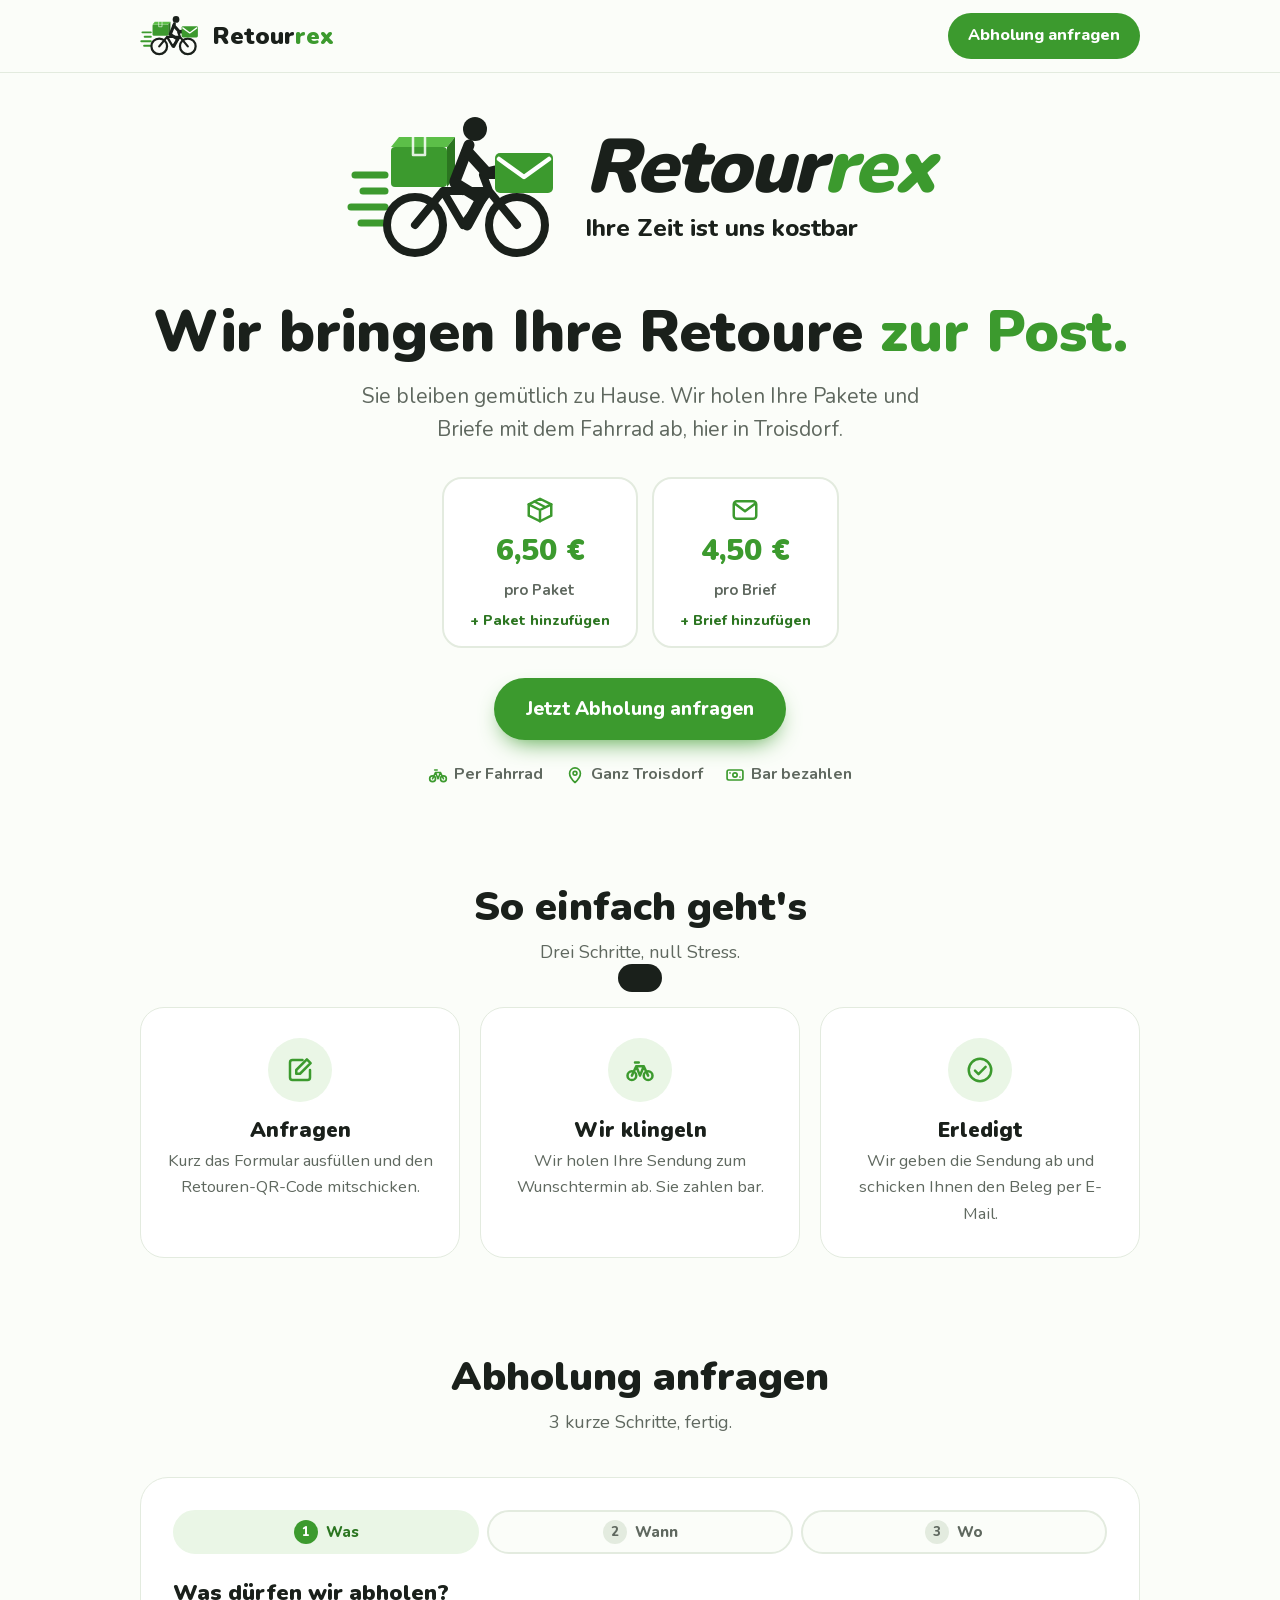
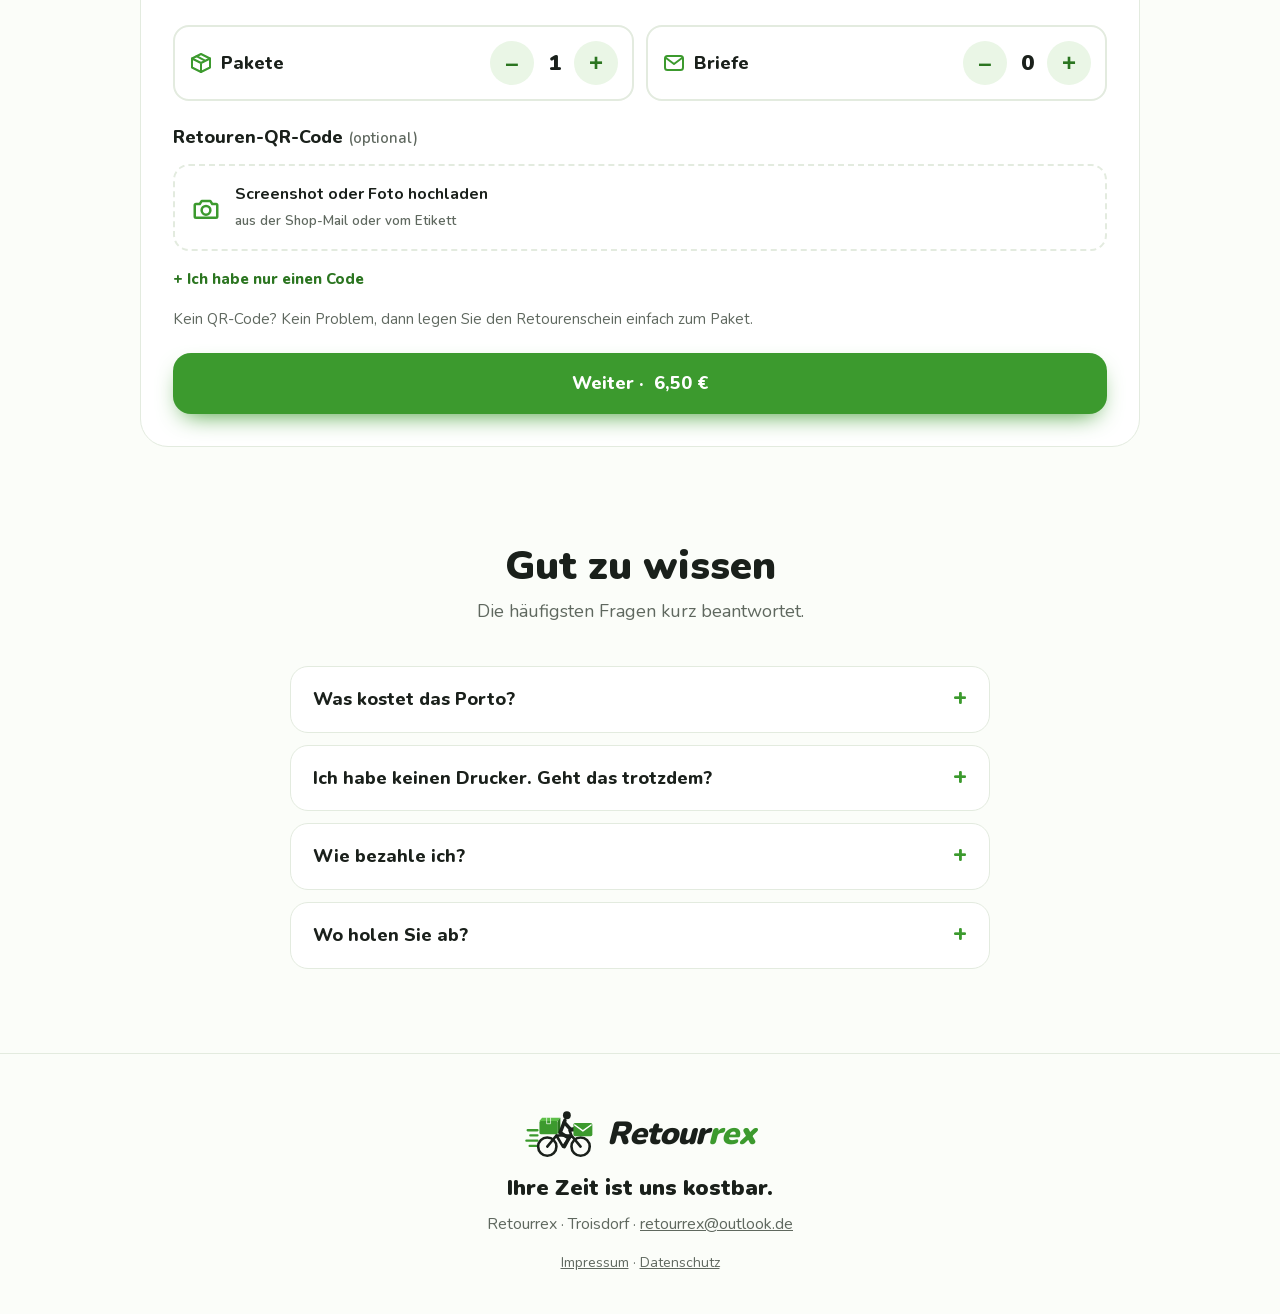
<file: index.html>
<!doctype html>
<html lang="de">
<head>
<meta charset="utf-8">
<meta name="viewport" content="width=device-width, initial-scale=1">
<title>Retourrex – Retouren-Abholung Troisdorf</title>
<meta name="description" content="Retourrex holt Ihre Retouren, Pakete und Briefe direkt bei Ihnen zu Hause in Troisdorf ab – per Fahrrad. Paket 6,50 €, Brief 4,50 €.">
<link rel="icon" href="logo-mark.svg">
<link rel="preload" href="fonts/nunito-latin.woff2" as="font" type="font/woff2" crossorigin>
<style>@font-face{font-family:Nunito;src:url(fonts/nunito-latin.woff2) format("woff2");font-weight:200 1000;font-display:swap}</style>
<style>
:root{
  --green:#3c9a2e; --green-dark:#2b7520; --green-soft:#eaf6e6; --glow:#5fd146;
  --ink:#1a201b; --muted:#5f685f; --bg:#fbfdf9; --card:#ffffff; --line:#e3ebdf;
}
@media (prefers-color-scheme: dark){
  :root:not([data-theme="light"]){
    --green:#5cc348; --green-dark:#86dd72; --green-soft:#17281a; --ink:#eef4ec; --muted:#a9b3a9;
    --bg:#0d130e; --card:#141c15; --line:#253227;
  }
}
:root[data-theme="dark"]{
  --green:#5cc348; --green-dark:#86dd72; --green-soft:#17281a; --ink:#eef4ec; --muted:#a9b3a9;
  --bg:#0d130e; --card:#141c15; --line:#253227;
}
*{box-sizing:border-box;margin:0}
html{scroll-behavior:smooth}
body{font-family:Nunito,system-ui,sans-serif;color:var(--ink);background:var(--bg);line-height:1.6;font-size:18px}
a{color:inherit}
.wrap{max-width:1040px;margin:0 auto;padding:0 20px}
h1,h2,h3{line-height:1.15}
h2{font-size:clamp(28px,4.5vw,40px);font-weight:900;text-align:center;margin-bottom:8px}
.sub{text-align:center;color:var(--muted);margin:0 auto 40px;max-width:560px}
section{padding:72px 0}

.btn{display:inline-flex;align-items:center;justify-content:center;gap:10px;background:var(--green);color:#fff;font:inherit;font-weight:800;font-size:19px;text-decoration:none;border:0;border-radius:999px;padding:16px 32px;cursor:pointer;box-shadow:0 10px 24px -10px var(--green);transition:transform .15s,background .15s}
@media (hover:hover){.btn:hover{background:var(--green-dark);transform:translateY(-2px)}}
.btn:active{background:var(--green-dark)}

/* Header */
header{position:sticky;top:0;z-index:20;background:var(--bg);border-bottom:1px solid var(--line)}
.nav{display:flex;align-items:center;justify-content:space-between;height:72px}
.brand{display:flex;align-items:center;gap:10px;text-decoration:none;font-weight:900;font-size:24px}
.mark{color:var(--ink);display:block}
.brand .mark{width:62px;height:42px}
.brand span span{color:var(--green)}
.nav .btn{padding:10px 20px;font-size:16px;box-shadow:none}

/* Hero */
.hero{text-align:center;padding:24px 0 72px}
.logo-big{display:flex;align-items:center;justify-content:center;gap:18px;margin:16px auto 36px;text-align:left;flex-wrap:wrap}
.logo-big .mark{width:clamp(150px,26vw,220px);height:auto;aspect-ratio:220/150;}
.word{font-weight:900;font-style:italic;font-size:clamp(46px,8vw,76px);letter-spacing:-.03em;line-height:1}
.word span{color:var(--green)}
.slogan-hero{font-weight:800;font-size:clamp(18px,2.6vw,24px);margin-top:4px}
@media (max-width:520px){.logo-big{flex-direction:column;text-align:center;gap:6px}}
.hero h1{font-size:clamp(34px,6vw,58px);font-weight:900;margin-bottom:14px}
.hero h1 span{color:var(--green)}
.hero p{font-size:clamp(18px,2.4vw,21px);color:var(--muted);max-width:580px;margin:0 auto 30px}
.prices{display:flex;justify-content:center;gap:14px;flex-wrap:wrap;margin-bottom:30px}
.price{background:var(--card);border:2px solid var(--line);border-radius:20px;padding:14px 26px;min-width:150px}
@media (max-width:640px){.prices{display:grid;grid-template-columns:1fr 1fr;gap:10px}.price{min-width:0;padding:12px 8px}.price b{font-size:26px}.price .add{font-size:13px}}
.price .ico{font-size:28px}
.price b{display:block;font-size:30px;font-weight:900;color:var(--green)}
.price small{color:var(--muted);font-weight:700}
.trust{display:flex;justify-content:center;gap:22px;flex-wrap:wrap;margin-top:22px;color:var(--muted);font-weight:700;font-size:16px}

/* Steps */
.steps{display:grid;grid-template-columns:repeat(3,1fr);gap:20px}
.step{background:var(--card);border:1px solid var(--line);border-radius:24px;padding:30px 24px;text-align:center}
.step .num{width:64px;height:64px;border-radius:50%;background:var(--green-soft);display:grid;place-items:center;font-size:30px;margin:0 auto 16px}
.step h3{font-size:21px;font-weight:900;margin-bottom:6px}
.step p{color:var(--muted);font-size:16.5px}
@media (max-width:760px){.steps{grid-template-columns:1fr}}

/* Booking */
.book{background:var(--bg)}
form{max-width:620px;margin:0 auto;background:var(--card);border-radius:28px;padding:32px;box-shadow:0 20px 50px -30px rgba(0,0,0,.35);display:grid;gap:18px}
.row{display:grid;grid-template-columns:1fr 1fr;gap:16px}
@media (max-width:560px){.row{grid-template-columns:1fr}form{padding:22px}}
label{display:block;font-weight:800;font-size:16px;margin-bottom:6px}
input,textarea{font:inherit;font-size:17px;padding:13px 16px;border-radius:14px;border:2px solid var(--line);background:var(--bg);color:var(--ink);width:100%}
input:focus,textarea:focus{outline:none;border-color:var(--green)}
.counters{display:grid;grid-template-columns:1fr 1fr;gap:12px}
.counter{border:2px solid var(--line);border-radius:16px;padding:12px 14px;display:flex;align-items:center;justify-content:space-between;gap:8px}
.counter span{font-weight:800}
.counter .ctl{display:flex;align-items:center;gap:10px}
.counter button{width:38px;height:38px;border-radius:50%;border:0;background:var(--green-soft);color:var(--green-dark);font-size:22px;font-weight:900;cursor:pointer}
.counter button:hover{background:var(--green);color:#fff}
.counter output{min-width:20px;text-align:center;font-weight:900;font-size:20px}
@media (max-width:420px){.counters{grid-template-columns:1fr}}
.total{display:flex;justify-content:space-between;align-items:center;background:var(--green-soft);border-radius:16px;padding:14px 18px;font-weight:800}
.total b{font-size:28px;color:var(--green-dark)}
.tip{font-size:15px;color:var(--muted);text-align:center}
form .btn{width:100%}
#msg{text-align:center;font-weight:700;color:var(--green-dark);min-height:1.2em;font-size:16px}

.price{font:inherit;color:inherit;cursor:pointer;transition:transform .15s,border-color .15s}
@media (hover:hover){.price:hover{transform:translateY(-3px);border-color:var(--green)}}
.price:active{border-color:var(--green);background:var(--green-soft)}
.price .add{display:block;margin-top:6px;font-size:14px;font-weight:800;color:var(--green-dark)}
.btn.ghost{background:transparent;color:var(--green-dark);border:2px solid var(--green);box-shadow:none}
.btn.ghost:hover{background:var(--green-soft)}
.btn[disabled]{opacity:.7;cursor:wait;transform:none}
.done{max-width:620px;margin:0 auto;background:var(--card);border-radius:28px;padding:40px 32px;text-align:center;box-shadow:0 20px 50px -30px rgba(0,0,0,.35)}
.done-ico{font-size:56px;animation:pop .5s ease-out}
@keyframes pop{0%{transform:scale(.3)}70%{transform:scale(1.15)}100%{transform:scale(1)}}
.done h3{font-size:28px;font-weight:900;margin:8px 0}
.done p{color:var(--muted)}
.summary{background:var(--green-soft);border-radius:16px;padding:14px 18px;margin:20px 0;font-weight:700;text-align:left;white-space:pre-line}
.toast{position:fixed;left:50%;bottom:28px;transform:translate(-50%,120px);background:var(--ink);color:var(--bg);padding:14px 22px;border-radius:999px;font-weight:800;z-index:50;transition:transform .3s;pointer-events:none;white-space:nowrap}
.toast.show{transform:translate(-50%,0)}
@media (max-width:640px){.toast{bottom:90px}}

[hidden]{display:none!important}
.drop{display:flex;align-items:center;gap:14px;border:2px dashed var(--line);border-radius:16px;padding:16px;cursor:pointer;margin:0;font-weight:600;transition:border-color .15s,background .15s}
.drop:hover,.drop.over{border-color:var(--green);background:var(--green-soft)}
.drop input{position:absolute;width:1px;height:1px;opacity:0}
.drop:focus-within{border-color:var(--green)}
.drop-ico{font-size:30px;flex:none}
.drop small{color:var(--muted);font-weight:600}
.drop img{width:64px;height:64px;object-fit:cover;border-radius:10px;margin-left:auto;flex:none}
.link{background:none;border:0;color:var(--green-dark);font:inherit;font-size:15px;font-weight:800;cursor:pointer;padding:6px 0;text-decoration:underline}

/* ===== Bestell-Ablauf ===== */
form{gap:0}
.progress{list-style:none;padding:0;margin:0 0 22px;display:grid;grid-template-columns:repeat(3,1fr);gap:8px;counter-reset:none}
.progress li{display:flex;align-items:center;justify-content:center;gap:8px;font-weight:800;font-size:15px;color:var(--muted);padding:8px 4px;border-radius:999px;background:var(--bg);border:2px solid var(--line)}
.progress li span{width:24px;height:24px;border-radius:50%;display:grid;place-items:center;background:var(--line);color:var(--muted);font-size:13px}
.progress li.on{color:var(--green-dark);border-color:var(--green-soft);background:var(--green-soft)}
.progress li.on span{background:var(--green);color:#fff}
.progress li.cur{border-color:var(--green)}
fieldset{border:0;padding:0;margin:0;min-width:0;display:grid;gap:12px}
legend{font-size:22px;font-weight:900;margin-bottom:14px;padding:0}
.q{font-weight:800;margin:10px 0 0}
.q small,label small{font-weight:600;color:var(--muted)}
.hint{font-size:15px;color:var(--muted);margin:0}
.err{color:#c0392b;font-weight:700;font-size:15px;margin:0;min-height:0}
.err:empty{display:none}
input.bad{border-color:#c0392b}
.field{display:grid;gap:4px}
.field label{margin:0}
.counter{padding:14px}
.counter button{width:44px;height:44px;font-size:24px}
.counter output{font-size:22px}
.drop.has{border-style:solid;border-color:var(--green);background:var(--green-soft)}
details.code{background:none;border:0;padding:0;margin:0;border-radius:0}
details.code summary::after{content:none}
details.code summary{cursor:pointer;font-weight:800;color:var(--green-dark);font-size:15px;padding:4px 0;list-style:none}
details.code summary::-webkit-details-marker{display:none}
details.code summary::before{content:"+ "}
details.code[open] summary::before{content:"– "}
details.code input{margin-top:8px}
.chips{display:grid;grid-template-columns:repeat(3,1fr);gap:8px}
.chip{font:inherit;font-weight:800;font-size:16px;color:var(--ink);background:var(--bg);border:2px solid var(--line);border-radius:14px;padding:12px 6px;cursor:pointer;display:flex;flex-direction:column;align-items:center;gap:2px;line-height:1.2;-webkit-tap-highlight-color:transparent}
.chip small{font-weight:600;color:var(--muted);font-size:13px}
.chip[aria-checked="true"]{border-color:var(--green);background:var(--green);color:#fff}
.chip[aria-checked="true"] small{color:#fff;opacity:.9}
#times{grid-template-columns:1fr}
#times .chip{flex-direction:row;justify-content:center;padding:14px}
.summary{white-space:pre-line}
.nav-btns{display:flex;gap:10px;margin-top:22px}
.nav-btns .btn{flex:1;padding:16px 18px;font-size:18px}
.nav-btns .btn{width:auto;min-width:0;border-radius:18px}
.nav-btns .btn.ghost{flex:0 0 58px;padding:16px 0;font-size:22px}
#msg:empty{display:none}
input{font-size:17px}
@media (max-width:560px){ form{padding:20px 16px} legend{font-size:20px} }


/* ===== Icons + Handy-Feinschliff ===== */
.i{width:24px;height:24px;fill:none;stroke:currentColor;stroke-width:2;stroke-linecap:round;stroke-linejoin:round;flex:none;display:inline-block;vertical-align:middle}
.price .ico{display:grid;place-items:center;height:34px}
.price .ico .i{width:30px;height:30px;color:var(--green)}
.trust span{display:inline-flex;align-items:center;gap:6px}
.trust .i{width:20px;height:20px;color:var(--green)}
.step .num .i{width:30px;height:30px;color:var(--green)}
.counter span{display:flex;align-items:center;gap:8px}
.counter span .i{color:var(--green)}
.drop-ico .i{width:30px;height:30px;color:var(--green)}
.done-ico .i{width:64px;height:64px;color:var(--green);stroke-width:1.8}
details.code summary{display:block}
@media (max-width:640px){
  body{font-size:17px}
  section{padding:48px 0}
  h2{font-size:27px}
  .sub{margin-bottom:24px;font-size:16px}
  .hero{padding:8px 0 40px}
  .logo-big{margin:10px auto 18px;gap:0}
  .logo-big .mark{width:116px}
  .word{font-size:42px}
  .slogan-hero{font-size:16px}
  .hero h1{font-size:30px;margin-bottom:10px}
  .hero p{font-size:16.5px;margin-bottom:22px}
  .prices{margin-bottom:18px}
  .price{border-radius:16px}
  .hero .btn{width:100%}
  .trust{display:grid;grid-template-columns:repeat(3,1fr);gap:4px;font-size:13px;margin-top:16px}
  .trust span{flex-direction:column;gap:4px}
  .steps{gap:10px}
  .step{display:grid;grid-template-columns:52px 1fr;column-gap:14px;align-items:center;text-align:left;padding:16px;border-radius:18px}
  .step .num{width:52px;height:52px;margin:0;grid-row:span 2}
  .step .num .i{width:26px;height:26px}
  .step h3{font-size:18px;margin:0}
  .step p{font-size:15px;line-height:1.45}
  .book .wrap{padding:0 12px}
  form{padding:18px 14px;border-radius:22px;box-shadow:0 10px 30px -20px rgba(0,0,0,.3)}
  .done{padding:28px 18px;border-radius:22px}
  legend{font-size:20px;margin-bottom:10px}
  .progress{margin-bottom:16px}
  .progress li{font-size:14px;padding:6px 2px}
  details{padding:14px 16px}
  summary{font-size:16.5px}
  footer{padding-top:40px}
}

/* Einheitlicher, ruhiger Hintergrund */
form,.done{box-shadow:none!important;border:1px solid var(--line)}
section+section{padding-top:24px}
@media (max-width:640px){section+section{padding-top:8px}}
/* Nichts darf seitlich herausragen */
html,body{max-width:100%;overflow-x:hidden}
@supports (overflow:clip){html,body{overflow-x:clip}}
.counters{grid-template-columns:repeat(2,minmax(0,1fr))}
.counter{min-width:0}
@media (max-width:640px){.counters{grid-template-columns:minmax(0,1fr)}}
form,fieldset,.step-pane,.drop,details.code{min-width:0;max-width:100%}
.drop{position:relative}
/* FAQ */
.faq{max-width:700px;margin:0 auto}
details{background:var(--card);border:1px solid var(--line);border-radius:18px;padding:18px 22px;margin-bottom:12px}
summary{font-weight:800;cursor:pointer;list-style:none;display:flex;justify-content:space-between;gap:12px}
summary::-webkit-details-marker{display:none}
summary::after{content:"+";color:var(--green);font-size:24px;line-height:1}
details[open] summary::after{content:"–"}
details p{color:var(--muted);margin-top:8px}

/* Footer */
footer{text-align:center;padding:56px 0 40px;border-top:1px solid var(--line)}
.logo-foot{display:flex;align-items:center;justify-content:center;gap:10px;margin-bottom:12px}
.logo-foot .mark{width:72px;height:49px}
.logo-foot .word{font-size:32px}
footer .slogan{font-weight:900;font-size:22px;margin-bottom:6px}
footer p{color:var(--muted);font-size:16px}
footer .small{font-size:14px;margin-top:14px}
.mobile-cta{display:none}
@media (max-width:640px){
  .nav .btn{display:none}
  .mobile-cta{display:flex;position:fixed;left:14px;right:14px;bottom:14px;z-index:30;transform:translateY(140%);transition:transform .25s ease;box-shadow:0 8px 20px -8px rgba(0,0,0,.35)}
  .mobile-cta.show{transform:none}
  footer{padding-bottom:100px}
}
</style>
</head>
<body>
<svg width="0" height="0" style="position:absolute" aria-hidden="true"><symbol id="mark" viewBox="0 0 220 150" fill="none" stroke-linecap="round" stroke-linejoin="round">
  <!-- Speed-Linien -->
  <g stroke="#3c9a2e" stroke-width="7">
    <path d="M8 62h30M16 78h22M4 94h34M14 110h22"/>
  </g>
  <!-- Paket hinten -->
  <rect x="44" y="34" width="56" height="40" rx="4" fill="#3c9a2e"/>
  <path d="M44 34l8-10h56l-8 10z" fill="#5cbf48"/>
  <path d="M100 34l8-10v40l-8 10z" fill="#2b7520"/>
  <path d="M66 24v18h12V24" stroke="#ffffff" stroke-width="2.5" fill="none" opacity=".85"/>
  <!-- Räder -->
  <g stroke="currentColor" stroke-width="8">
    <circle cx="68" cy="112" r="28"/>
    <circle cx="170" cy="112" r="28"/>
    <!-- Rahmen -->
    <path d="M68 112l28-34h46l28 34M96 78l20 34 26-34M110 70l6 8M142 78l-6-16h12"/>
  </g>
  <!-- Fahrer -->
  <circle cx="128" cy="16" r="12" fill="currentColor"/>
  <g stroke="currentColor" stroke-width="11">
    <path d="M122 32l-14 36"/>
    <path d="M120 38l20 22 8-2"/>
    <path d="M108 70l26 16-14 26"/>
  </g>
  <!-- Brief vorne -->
  <rect x="148" y="40" width="58" height="40" rx="5" fill="#3c9a2e"/>
  <path d="M152 46l25 18 25-18" stroke="#ffffff" stroke-width="4.5"/>
</symbol><symbol id="i-box" viewBox="0 0 24 24"><path d="M3 7.5 12 3l9 4.5v9L12 21l-9-4.5z"/><path d="M3 7.5 12 12l9-4.5M12 12v9M7.5 5.2l9 4.6"/></symbol>
<symbol id="i-mail" viewBox="0 0 24 24"><rect x="3" y="5" width="18" height="14" rx="2.5"/><path d="m4 7 8 6 8-6"/></symbol>
<symbol id="i-bike" viewBox="0 0 24 24"><circle cx="5.5" cy="16.5" r="3.5"/><circle cx="18.5" cy="16.5" r="3.5"/><path d="M5.5 16.5 9 9h6l3.5 7.5M9 9 12 16.5 15 9M8 6h3"/></symbol>
<symbol id="i-pin" viewBox="0 0 24 24"><path d="M12 21s-6.5-5.6-6.5-11a6.5 6.5 0 0 1 13 0c0 5.4-6.5 11-6.5 11z"/><circle cx="12" cy="10" r="2.3"/></symbol>
<symbol id="i-cash" viewBox="0 0 24 24"><rect x="2.5" y="6" width="19" height="12" rx="2"/><circle cx="12" cy="12" r="2.6"/><path d="M6 9.5v.01M18 14.5v.01"/></symbol>
<symbol id="i-edit" viewBox="0 0 24 24"><path d="M14 4h-8a2 2 0 0 0-2 2v12a2 2 0 0 0 2 2h12a2 2 0 0 0 2-2v-6"/><path d="m17.5 3.5 3 3L12 15H9v-3z"/></symbol>
<symbol id="i-check" viewBox="0 0 24 24"><circle cx="12" cy="12" r="9"/><path d="m8 12.5 2.8 2.8L16.5 9.5"/></symbol>
<symbol id="i-camera" viewBox="0 0 24 24"><path d="M4 8h3l1.6-2.5h6.8L17 8h3a1 1 0 0 1 1 1v9a1 1 0 0 1-1 1H4a1 1 0 0 1-1-1V9a1 1 0 0 1 1-1z"/><circle cx="12" cy="13" r="3.5"/></symbol></svg>

<header>
  <div class="wrap nav">
    <a class="brand" href="#top"><svg class="mark" aria-hidden="true"><use href="#mark"/></svg><span>Retour<span>rex</span></span></a>
    <a class="btn" href="#buchen">Abholung anfragen</a>
  </div>
</header>

<main id="top">
  <section class="hero">
    <div class="wrap">
      <div class="logo-big" role="img" aria-label="Retourrex – Ihre Zeit ist uns kostbar"><svg class="mark" aria-hidden="true"><use href="#mark"/></svg><div><div class="word">Retour<span>rex</span></div><div class="slogan-hero">Ihre Zeit ist uns kostbar</div></div></div>
      <h1>Wir bringen Ihre Retoure <span>zur Post.</span></h1>
      <p>Sie bleiben gemütlich zu Hause. Wir holen Ihre Pakete und Briefe mit dem Fahrrad ab, hier in Troisdorf.</p>
      <div class="prices">
        <button type="button" class="price" data-add="p"><div class="ico"><svg class="i" aria-hidden="true"><use href="#i-box"/></svg></div><b>6,50 €</b><small>pro Paket</small><span class="add">+ Paket hinzufügen</span></button>
        <button type="button" class="price" data-add="b"><div class="ico"><svg class="i" aria-hidden="true"><use href="#i-mail"/></svg></div><b>4,50 €</b><small>pro Brief</small><span class="add">+ Brief hinzufügen</span></button>
      </div>
      <a class="btn" href="#buchen" id="heroCta">Jetzt Abholung anfragen</a>
      <div class="trust"><span><svg class="i" aria-hidden="true"><use href="#i-bike"/></svg>Per Fahrrad</span><span><svg class="i" aria-hidden="true"><use href="#i-pin"/></svg>Ganz Troisdorf</span><span><svg class="i" aria-hidden="true"><use href="#i-cash"/></svg>Bar bezahlen</span></div>
    </div>
  </section>

  <section>
    <div class="wrap">
      <h2>So einfach geht's</h2>
      <p class="sub">Drei Schritte, null Stress.</p>
      <div class="steps">
        <div class="step"><div class="num"><svg class="i" aria-hidden="true"><use href="#i-edit"/></svg></div><h3>Anfragen</h3><p>Kurz das Formular ausfüllen und den Retouren-QR-Code mitschicken.</p></div>
        <div class="step"><div class="num"><svg class="i" aria-hidden="true"><use href="#i-bike"/></svg></div><h3>Wir klingeln</h3><p>Wir holen Ihre Sendung zum Wunschtermin ab. Sie zahlen bar.</p></div>
        <div class="step"><div class="num"><svg class="i" aria-hidden="true"><use href="#i-check"/></svg></div><h3>Erledigt</h3><p>Wir geben die Sendung ab und schicken Ihnen den Beleg per E-Mail.</p></div>
      </div>
    </div>
  </section>

  <section class="book" id="buchen">
    <div class="wrap">
      <h2>Abholung anfragen</h2>
      <p class="sub">3 kurze Schritte, fertig.</p>
      <form id="bookForm" novalidate>
        <ol class="progress" aria-label="Fortschritt">
          <li class="on" data-s="1"><span>1</span>Was</li>
          <li data-s="2"><span>2</span>Wann</li>
          <li data-s="3"><span>3</span>Wo</li>
        </ol>

        <!-- Schritt 1 -->
        <fieldset class="step-pane" data-step="1">
          <legend>Was dürfen wir abholen?</legend>
          <div class="counters">
            <div class="counter"><span><svg class="i" aria-hidden="true"><use href="#i-box"/></svg>Pakete</span><div class="ctl"><button type="button" data-t="p" data-d="-1" aria-label="Ein Paket weniger">–</button><output id="cP">1</output><button type="button" data-t="p" data-d="1" aria-label="Ein Paket mehr">+</button></div></div>
            <div class="counter"><span><svg class="i" aria-hidden="true"><use href="#i-mail"/></svg>Briefe</span><div class="ctl"><button type="button" data-t="b" data-d="-1" aria-label="Ein Brief weniger">–</button><output id="cB">0</output><button type="button" data-t="b" data-d="1" aria-label="Ein Brief mehr">+</button></div></div>
          </div>
          <p class="err" id="eCount"></p>

          <p class="q">Retouren-QR-Code <small>(optional)</small></p>
          <label class="drop" for="fFile" id="dropZone">
            <input id="fFile" type="file" accept="image/*,application/pdf">
            <span class="drop-ico"><svg class="i" aria-hidden="true"><use href="#i-camera"/></svg></span>
            <span id="dropText"><b>Screenshot oder Foto hochladen</b><br><small>aus der Shop-Mail oder vom Etikett</small></span>
            <img id="dropPrev" alt="" hidden>
          </label>
          <button type="button" class="link" id="fileClear" hidden>Datei entfernen</button>
          <details class="code">
            <summary>Ich habe nur einen Code</summary>
            <input id="fCode" placeholder="Retouren-Code oder Sendungsnummer" autocomplete="off">
          </details>
          <p class="hint">Kein QR-Code? Kein Problem, dann legen Sie den Retourenschein einfach zum Paket.</p>
        </fieldset>

        <!-- Schritt 2 -->
        <fieldset class="step-pane" data-step="2" hidden>
          <legend>Wann passt es Ihnen?</legend>
          <p class="q">Tag</p>
          <div class="chips" id="days" role="radiogroup" aria-label="Tag"></div>
          <p class="q">Uhrzeit</p>
          <div class="chips" id="times" role="radiogroup" aria-label="Uhrzeit">
            <button type="button" class="chip" role="radio" aria-checked="false" data-v="vormittags (8–12 Uhr)">8–12 Uhr</button>
            <button type="button" class="chip" role="radio" aria-checked="false" data-v="mittags (12–16 Uhr)">12–16 Uhr</button>
            <button type="button" class="chip" role="radio" aria-checked="false" data-v="abends (16–20 Uhr)">16–20 Uhr</button>
          </div>
          <p class="err" id="eWhen"></p>
        </fieldset>

        <!-- Schritt 3 -->
        <fieldset class="step-pane" data-step="3" hidden>
          <legend>Wo holen wir ab?</legend>
          <div class="field"><label for="fName">Name</label><input id="fName" autocomplete="name" enterkeyhint="next"><p class="err"></p></div>
          <div class="field"><label for="fAddr">Straße &amp; Hausnummer <small>in Troisdorf</small></label><input id="fAddr" autocomplete="street-address" enterkeyhint="next"><p class="err"></p></div>
          <div class="field"><label for="fPhone">Handynummer <small>für Rückfragen</small></label><input id="fPhone" type="tel" inputmode="tel" autocomplete="tel" enterkeyhint="next"><p class="err"></p></div>
          <div class="field"><label for="fMail">E-Mail <small>optional, für die Bestätigung</small></label><input id="fMail" type="email" inputmode="email" autocomplete="email" enterkeyhint="done"><p class="err"></p></div>
          <div class="summary" id="sum"></div>
        </fieldset>

        <div class="nav-btns">
          <button type="button" class="btn ghost" id="back" hidden aria-label="Zurück">←</button>
          <button type="button" class="btn" id="next">Weiter · <span class="price-now">6,50 €</span></button>
          <button type="submit" class="btn" id="send" hidden>Jetzt anfragen ✓</button>
        </div>
        <p id="msg" role="status"></p>
      </form>
      <div class="done" id="done" hidden tabindex="-1">
        <div class="done-ico"><svg class="i" aria-hidden="true"><use href="#i-check"/></svg></div>
        <h3>Danke, <span id="dName"></span>!</h3>
        <p id="dText">Ihre Anfrage ist bei Retourrex angekommen. Wir melden uns in Kürze unter <b id="dPhone"></b>, um den Termin zu bestätigen.</p>
        <div class="summary" id="dSum"></div>
        <button type="button" class="btn ghost" id="again">Noch eine Abholung anfragen</button>
      </div>
      <div class="toast" id="toast" role="status" aria-live="polite"></div>
    </div>
  </section>

  <section>
    <div class="wrap">
      <h2>Gut zu wissen</h2>
      <p class="sub">Die häufigsten Fragen kurz beantwortet.</p>
      <div class="faq">
        <details><summary>Was kostet das Porto?</summary><p>Bei kostenlosen Retouren zahlen Sie nur unseren Abholpreis. Bei frankierten Sendungen kommt das Porto dazu.</p></details>
        <details><summary>Ich habe keinen Drucker. Geht das trotzdem?</summary><p>Ja! Laden Sie den QR-Code einfach im Anfrageformular hoch, als Screenshot aus der Shop-Mail. Das Etikett wird dann bei der Annahmestelle gedruckt.</p></details>
        <details><summary>Wie bezahle ich?</summary><p>Bar bei der Abholung. Am besten den Betrag passend bereithalten.</p></details>
        <details><summary>Wo holen Sie ab?</summary><p>In ganz Troisdorf: Mitte, Oberlar, Sieglar, Spich, Altenrath, Bergheim, Eschmar, Kriegsdorf, Müllekoven und allen anderen Stadtteilen.</p></details>
      </div>
    </div>
  </section>
</main>

<footer>
  <div class="wrap">
    <div class="logo-foot"><svg class="mark" aria-hidden="true"><use href="#mark"/></svg><span class="word">Retour<span>rex</span></span></div>
    <div class="slogan">Ihre Zeit ist uns kostbar.</div>
    <p>Retourrex · Troisdorf · <a href="mailto:retourrex@outlook.de">retourrex@outlook.de</a></p>
    <p class="small"><a href="impressum.html">Impressum</a> · <a href="datenschutz.html">Datenschutz</a></p>
  </div>
</footer>

<a class="btn mobile-cta" href="#buchen">Abholung anfragen</a>

<script>
/* ===== EINSTELLUNG =====
   Bestellungen gehen direkt als E-Mail an retourrex@outlook.de.
   Am zuverlässigsten: kostenlosen Schlüssel auf https://web3forms.com für retourrex@outlook.de holen
   und hier eintragen. Ohne Schlüssel wird FormSubmit (formsubmit.co) genutzt; dort muss die erste
   Bestellung einmal per Klick auf "Activate Form" in der Mail freigeschaltet werden.
   Klappt beides nicht, öffnet sich ersatzweise das E-Mail-Programm des Kunden. */
const WEB3FORMS_KEY = '';
const EMAIL='retourrex@outlook.de', P=6.5, B=4.5;

const $=id=>document.getElementById(id);
const eur=n=>n.toLocaleString('de-DE',{style:'currency',currency:'EUR'});
const esc=t=>String(t).replace(/[<>&"]/g,ch=>({'<':'&lt;','>':'&gt;','&':'&amp;','"':'&quot;'}[ch]));
const c={p:1,b:0};
const when={day:'',time:''};
let pristine=true, step=1;

function price(){ return eur(c.p*P+c.b*B); }
function render(){
  $('cP').textContent=c.p; $('cB').textContent=c.b;
  document.querySelectorAll('.price-now').forEach(el=>el.textContent=price());
  if(c.p+c.b>0) $('eCount').textContent='';
}
function toast(t){ const el=$('toast'); el.textContent=t; el.classList.add('show'); clearTimeout(toast.t); toast.t=setTimeout(()=>el.classList.remove('show'),2200); }

document.querySelectorAll('.counter button').forEach(btn=>btn.addEventListener('click',()=>{
  pristine=false; const t=btn.dataset.t; c[t]=Math.max(0,Math.min(30,c[t]+ +btn.dataset.d)); render();
}));
// Preis-Karten oben: fügen etwas hinzu und springen zum Formular
document.querySelectorAll('[data-add]').forEach(card=>card.addEventListener('click',()=>{
  const t=card.dataset.add;
  if(pristine){ c.p=0; c.b=0; pristine=false; }
  c[t]=Math.min(30,c[t]+1); render(); goStep(1,false);
  toast(t==='p' ? `Paket hinzugefügt (${c.p})` : `Brief hinzugefügt (${c.b})`);
  $('buchen').scrollIntoView({behavior:'smooth'});
}));

// Tage: die nächsten 6 Tage ohne Sonntag
(()=>{
  const wd=['So','Mo','Di','Mi','Do','Fr','Sa'], box=$('days'); const d=new Date(); let n=0, i=0;
  while(n<6){
    const x=new Date(d.getFullYear(),d.getMonth(),d.getDate()+i); i++;
    if(x.getDay()===0) continue;
    const label = i===1?'Heute': i===2?'Morgen': wd[x.getDay()];
    const full = `${wd[x.getDay()]}, ${x.toLocaleDateString('de-DE',{day:'2-digit',month:'2-digit'})}`;
    const b=document.createElement('button'); b.type='button'; b.className='chip day'; b.setAttribute('role','radio'); b.setAttribute('aria-checked','false');
    b.dataset.v=(label==='Heute'||label==='Morgen')?`${label} (${full})`:full;
    b.innerHTML=`<b>${label}</b><small>${x.toLocaleDateString('de-DE',{day:'2-digit',month:'2-digit'})}</small>`;
    box.appendChild(b); n++;
  }
})();
function pick(group,key){
  group.addEventListener('click',e=>{
    const b=e.target.closest('.chip'); if(!b) return;
    group.querySelectorAll('.chip').forEach(x=>x.setAttribute('aria-checked',x===b?'true':'false'));
    when[key]=b.dataset.v; $('eWhen').textContent='';
  });
}
pick($('days'),'day'); pick($('times'),'time');

// Schritte
function setErr(id,msg){ const inp=$(id), e=inp.parentElement.querySelector('.err'); inp.classList.toggle('bad',!!msg); inp.setAttribute('aria-invalid',msg?'true':'false'); e.textContent=msg||''; }
function valid(s){
  if(s===1){ if(c.p+c.b<1){ $('eCount').textContent='Bitte mindestens ein Paket oder einen Brief wählen.'; return false; } return true; }
  if(s===2){
    if(!when.day||!when.time){ $('eWhen').textContent=!when.day&&!when.time?'Bitte Tag und Uhrzeit wählen.':!when.day?'Bitte noch einen Tag wählen.':'Bitte noch eine Uhrzeit wählen.'; return false; }
    return true;
  }
  let ok=true, first=null;
  const chk=(id,cond,msg)=>{ const bad=!cond; setErr(id,bad?msg:''); if(bad){ ok=false; first=first||id; } };
  chk('fName',$('fName').value.trim().length>=2,'Bitte Ihren Namen eingeben.');
  chk('fAddr',/\d/.test($('fAddr').value)&&$('fAddr').value.trim().length>=4,'Bitte Straße und Hausnummer eingeben.');
  chk('fPhone',$('fPhone').value.replace(/\D/g,'').length>=6,'Bitte eine Telefonnummer eingeben.');
  chk('fMail',!$('fMail').value.trim()||/^\S+@\S+\.\S+$/.test($('fMail').value.trim()),'Diese E-Mail sieht nicht richtig aus.');
  if(first) $(first).focus();
  return ok;
}
function summary(){
  const lines=[`Was: ${c.p} Paket${c.p===1?'':'e'}${c.b?`, ${c.b} Brief${c.b===1?'':'e'}`:''}`, `Wann: ${when.day}, ${when.time}`];
  if($('fAddr').value.trim()) lines.push(`Wo: ${$('fAddr').value.trim()}, Troisdorf`);
  if($('fFile').files[0]) lines.push('QR-Code: wird mitgeschickt'); else if($('fCode').value.trim()) lines.push(`Code: ${$('fCode').value.trim()}`);
  lines.push(`Preis: ${price()} bar bei Abholung`);
  return lines.join('\n');
}
function goStep(s,scroll=true){
  step=s;
  document.querySelectorAll('.step-pane').forEach(p=>p.hidden=+p.dataset.step!==s);
  document.querySelectorAll('.progress li').forEach(li=>{ li.classList.toggle('on',+li.dataset.s<=s); li.classList.toggle('cur',+li.dataset.s===s); });
  $('back').hidden=s===1; $('next').hidden=s===3; $('send').hidden=s!==3;
  $('next').innerHTML = s===1 ? `Weiter · <span class="price-now">${price()}</span>` : 'Weiter →';
  $('msg').textContent='';
  if(s===3) $('sum').textContent=summary();
  if(scroll){ const top=$('bookForm').getBoundingClientRect().top+scrollY-90; window.scrollTo({top,behavior:'smooth'}); }
}
$('next').addEventListener('click',()=>{ if(valid(step)) goStep(step+1); });
$('back').addEventListener('click',()=>goStep(step-1));
['fName','fAddr','fPhone','fMail'].forEach(id=>{
  $(id).addEventListener('input',()=>{ if($(id).classList.contains('bad')) setErr(id,''); });
  $(id).addEventListener('blur',()=>{ if(step===3) $('sum').textContent=summary(); });
});

function showDone(viaMail){
  if(viaMail) $('dText').innerHTML='Fast geschafft: Bitte senden Sie noch die E-Mail ab, die sich geöffnet hat. Danach melden wir uns unter <b id="dPhone"></b>.';
  $('dName').textContent=$('fName').value.trim().split(' ')[0];
  $('dPhone').textContent=$('fPhone').value;
  $('dSum').textContent=summary();
  $('bookForm').hidden=true; $('done').hidden=false; $('done').focus();
  $('buchen').scrollIntoView({behavior:'smooth'});
}

$('bookForm').addEventListener('submit',async e=>{
  e.preventDefault();
  if(step!==3){ if(valid(step)) goStep(step+1); return; }
  if(!valid(3)) return;
  const data={
    Name:$('fName').value.trim(), Telefon:$('fPhone').value.trim(), 'E-Mail':$('fMail').value.trim()||'–',
    Adresse:$('fAddr').value.trim()+', Troisdorf', Wunschtermin:`${when.day}, ${when.time}`,
    Pakete:c.p, Briefe:c.b, Preis:price()+' (bar)',
    'Retouren-Code':$('fCode').value.trim()||'–', 'QR-Code/Etikett':$('fFile').files[0]?'im Anhang':'–'
  };
  const btn=$('send'), label=btn.innerHTML;
  const subject=`🚲 Neue Abholung: ${data.Name} – ${data.Wunschtermin}`;
  const sig=()=>AbortSignal.timeout?AbortSignal.timeout(12000):undefined;
  btn.disabled=true; btn.textContent='Wird gesendet …'; $('msg').textContent='';
  try{
    let ok=false;
    if(WEB3FORMS_KEY){
      const r=await fetch('https://api.web3forms.com/submit',{method:'POST',signal:sig(),headers:{'Content-Type':'application/json',Accept:'application/json'},
        body:JSON.stringify({access_key:WEB3FORMS_KEY, subject, from_name:'Retourrex Website', ...(data['E-Mail']!=='–'?{email:data['E-Mail']}:{}), ...data})});
      ok=(await r.json()).success===true;
    }else{
      const fd=new FormData();
      Object.entries({_subject:subject,_template:'table',_captcha:'false',...(data['E-Mail']!=='–'?{_replyto:data['E-Mail']}:{}),...data}).forEach(([k,v])=>fd.append(k,v));
      if($('fFile').files[0]) fd.append('attachment',$('fFile').files[0]);
      const r=await fetch(`https://formsubmit.co/ajax/${EMAIL}`,{method:'POST',headers:{Accept:'application/json'},body:fd,signal:sig()});
      const j=await r.json(); ok=j.success===true||j.success==='true';
    }
    if(ok){ showDone(); return; }
    throw new Error('not sent');
  }catch(err){
    if(data['QR-Code/Etikett']==='im Anhang') data['QR-Code/Etikett']='bitte an diese Mail anhängen';
    const body='Hallo Retourrex,\n\nich möchte gern eine Abholung:\n\n'+Object.entries(data).map(([k,v])=>`${k}: ${v}`).join('\n')+'\n\nDanke!';
    location.href=`mailto:${EMAIL}?subject=${encodeURIComponent('Abholung – '+data.Name)}&body=${encodeURIComponent(body)}`;
    showDone(true);
  }finally{ btn.disabled=false; btn.innerHTML=label; render(); }
});

// Fester Handy-Button nur zeigen, wenn Start-Button und Formular nicht sichtbar sind
(()=>{
  const cta=document.querySelector('.mobile-cta'); if(!cta||!('IntersectionObserver' in window)) return;
  const vis={hero:true,form:false};
  const io=new IntersectionObserver(es=>{ es.forEach(e=>{ vis[e.target.id==='heroCta'?'hero':'form']=e.isIntersecting; });
    cta.classList.toggle('show',!vis.hero&&!vis.form); });
  io.observe($('heroCta')); io.observe($('buchen'));
})();

// Upload: Vorschau, Größe prüfen, Drag & Drop
const MAX=5*1024*1024;
function showFile(){
  const f=$('fFile').files[0];
  if(f && f.size>MAX){ $('fFile').value=''; toast('Datei ist zu groß (max. 5 MB)'); }
  const g=$('fFile').files[0];
  $('fileClear').hidden=!g;
  $('dropZone').classList.toggle('has',!!g);
  $('dropText').innerHTML = g ? `<b>✓ QR-Code hinzugefügt</b><br><small>${esc(g.name)}</small>` : '<b>Screenshot oder Foto hochladen</b><br><small>aus der Shop-Mail oder vom Etikett</small>';
  const img=$('dropPrev');
  if(g && g.type.startsWith('image/')){ img.src=URL.createObjectURL(g); img.hidden=false; } else { img.hidden=true; img.removeAttribute('src'); }
}
$('fFile').addEventListener('change',showFile);
$('fileClear').addEventListener('click',()=>{ $('fFile').value=''; showFile(); });
const dz=$('dropZone');
['dragenter','dragover'].forEach(ev=>dz.addEventListener(ev,e=>{e.preventDefault(); dz.classList.add('over');}));
['dragleave','drop'].forEach(ev=>dz.addEventListener(ev,e=>{e.preventDefault(); dz.classList.remove('over');}));
dz.addEventListener('drop',e=>{ if(e.dataTransfer.files.length){ $('fFile').files=e.dataTransfer.files; showFile(); }});

$('again').addEventListener('click',()=>{
  $('bookForm').reset(); showFile(); c.p=1; c.b=0; pristine=true; when.day=''; when.time='';
  document.querySelectorAll('.chip').forEach(x=>x.setAttribute('aria-checked','false'));
  ['fName','fAddr','fPhone','fMail'].forEach(id=>setErr(id,''));
  render(); $('done').hidden=true; $('bookForm').hidden=false; goStep(1);
});
render();
</script>
</body>
</html>
</file>
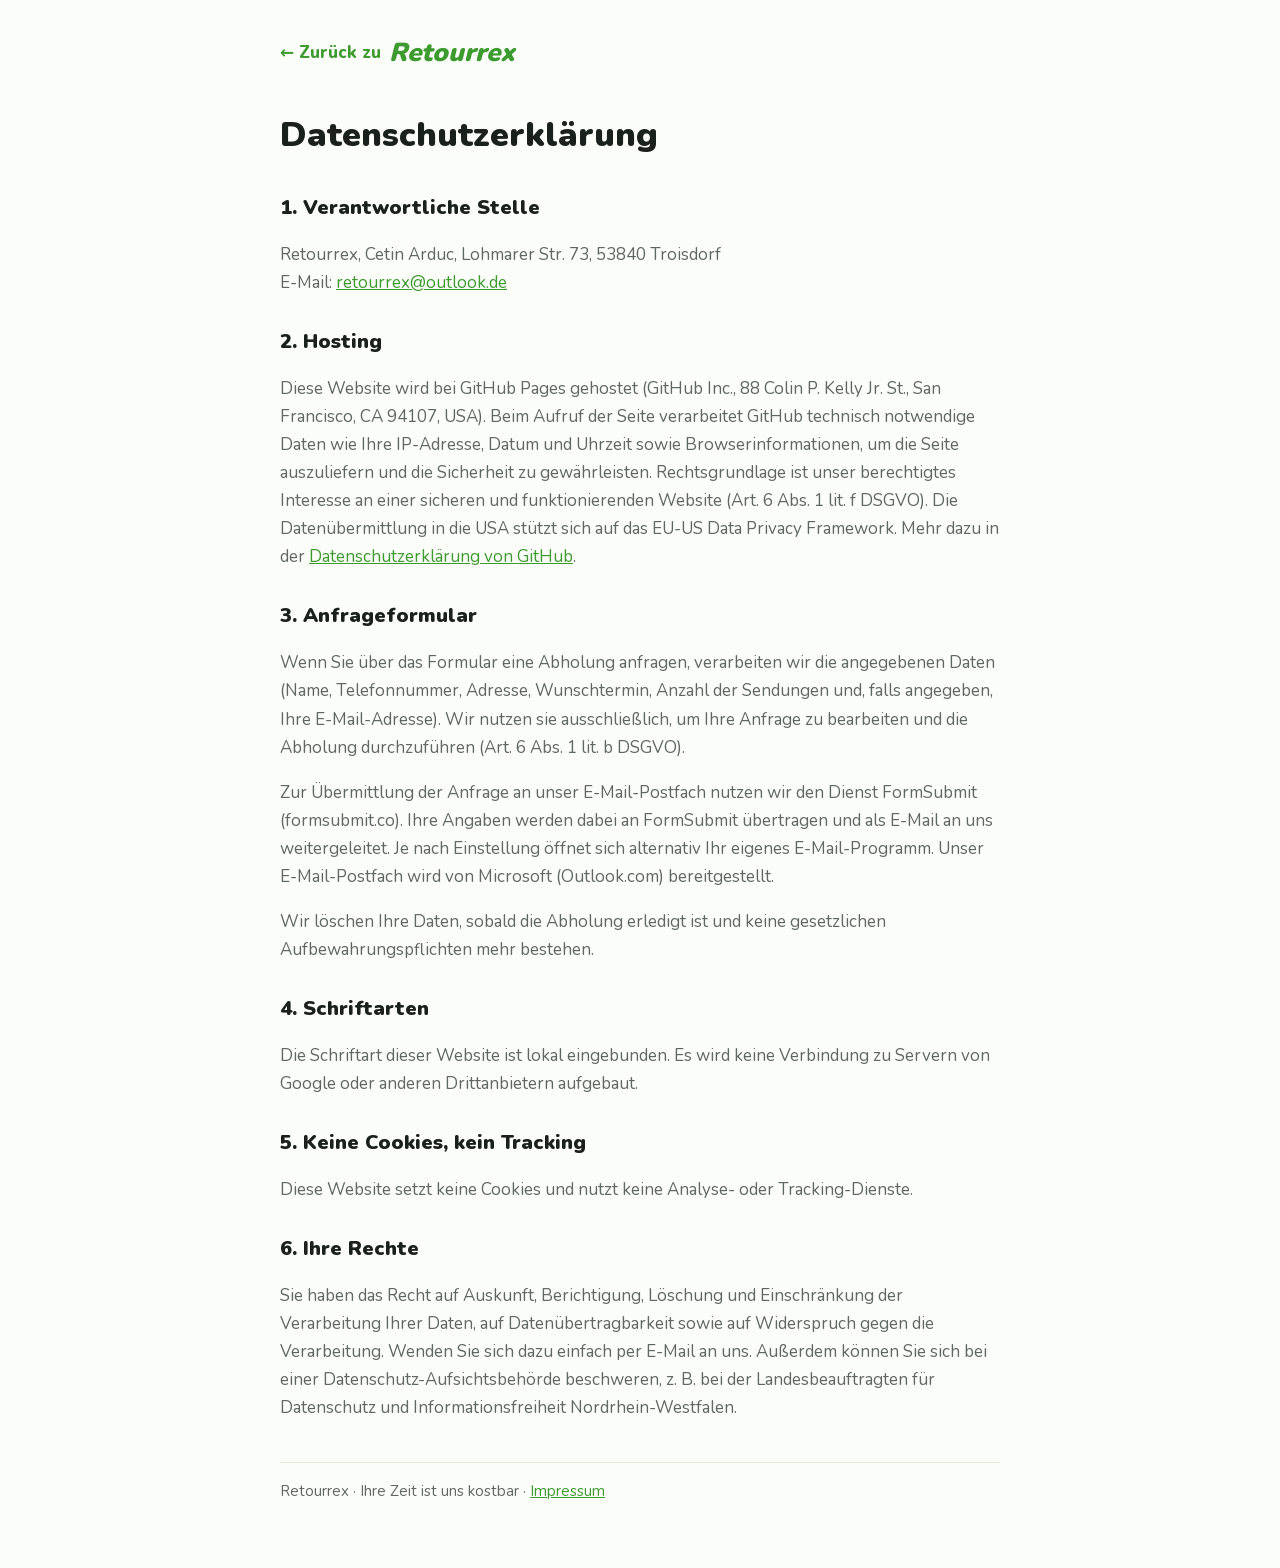
<file: datenschutz.html>
<!doctype html>
<html lang="de">
<head>
<meta charset="utf-8">
<meta name="viewport" content="width=device-width, initial-scale=1">
<title>Datenschutz – Retourrex</title>
<link rel="icon" href="logo-mark.svg">
<link rel="stylesheet" href="legal.css">
</head>
<body>
<main>
<a class="back" href="index.html">← Zurück zu <span class="brand">Retour<span>rex</span></span></a>
<h1>Datenschutzerklärung</h1>

<h2>1. Verantwortliche Stelle</h2>
<p>Retourrex, Cetin Arduc, Lohmarer Str. 73, 53840 Troisdorf<br>
E-Mail: <a href="mailto:retourrex@outlook.de">retourrex@outlook.de</a></p>

<h2>2. Hosting</h2>
<p>Diese Website wird bei GitHub Pages gehostet (GitHub Inc., 88 Colin P. Kelly Jr. St., San Francisco, CA 94107, USA). Beim Aufruf der Seite verarbeitet GitHub technisch notwendige Daten wie Ihre IP-Adresse, Datum und Uhrzeit sowie Browserinformationen, um die Seite auszuliefern und die Sicherheit zu gewährleisten. Rechtsgrundlage ist unser berechtigtes Interesse an einer sicheren und funktionierenden Website (Art. 6 Abs. 1 lit. f DSGVO). Die Datenübermittlung in die USA stützt sich auf das EU-US Data Privacy Framework. Mehr dazu in der <a href="https://docs.github.com/de/site-policy/privacy-policies/github-general-privacy-statement" target="_blank" rel="noopener">Datenschutzerklärung von GitHub</a>.</p>

<h2>3. Anfrageformular</h2>
<p>Wenn Sie über das Formular eine Abholung anfragen, verarbeiten wir die angegebenen Daten (Name, Telefonnummer, Adresse, Wunschtermin, Anzahl der Sendungen und, falls angegeben, Ihre E-Mail-Adresse). Wir nutzen sie ausschließlich, um Ihre Anfrage zu bearbeiten und die Abholung durchzuführen (Art. 6 Abs. 1 lit. b DSGVO).</p>
<p>Zur Übermittlung der Anfrage an unser E-Mail-Postfach nutzen wir den Dienst FormSubmit (formsubmit.co). Ihre Angaben werden dabei an FormSubmit übertragen und als E-Mail an uns weitergeleitet. Je nach Einstellung öffnet sich alternativ Ihr eigenes E-Mail-Programm. Unser E-Mail-Postfach wird von Microsoft (Outlook.com) bereitgestellt.</p>
<p>Wir löschen Ihre Daten, sobald die Abholung erledigt ist und keine gesetzlichen Aufbewahrungspflichten mehr bestehen.</p>

<h2>4. Schriftarten</h2>
<p>Die Schriftart dieser Website ist lokal eingebunden. Es wird keine Verbindung zu Servern von Google oder anderen Drittanbietern aufgebaut.</p>

<h2>5. Keine Cookies, kein Tracking</h2>
<p>Diese Website setzt keine Cookies und nutzt keine Analyse- oder Tracking-Dienste.</p>

<h2>6. Ihre Rechte</h2>
<p>Sie haben das Recht auf Auskunft, Berichtigung, Löschung und Einschränkung der Verarbeitung Ihrer Daten, auf Datenübertragbarkeit sowie auf Widerspruch gegen die Verarbeitung. Wenden Sie sich dazu einfach per E-Mail an uns. Außerdem können Sie sich bei einer Datenschutz-Aufsichtsbehörde beschweren, z. B. bei der Landesbeauftragten für Datenschutz und Informationsfreiheit Nordrhein-Westfalen.</p>

<footer>Retourrex · Ihre Zeit ist uns kostbar · <a href="impressum.html">Impressum</a></footer>
</main>
</body>
</html>
</file>
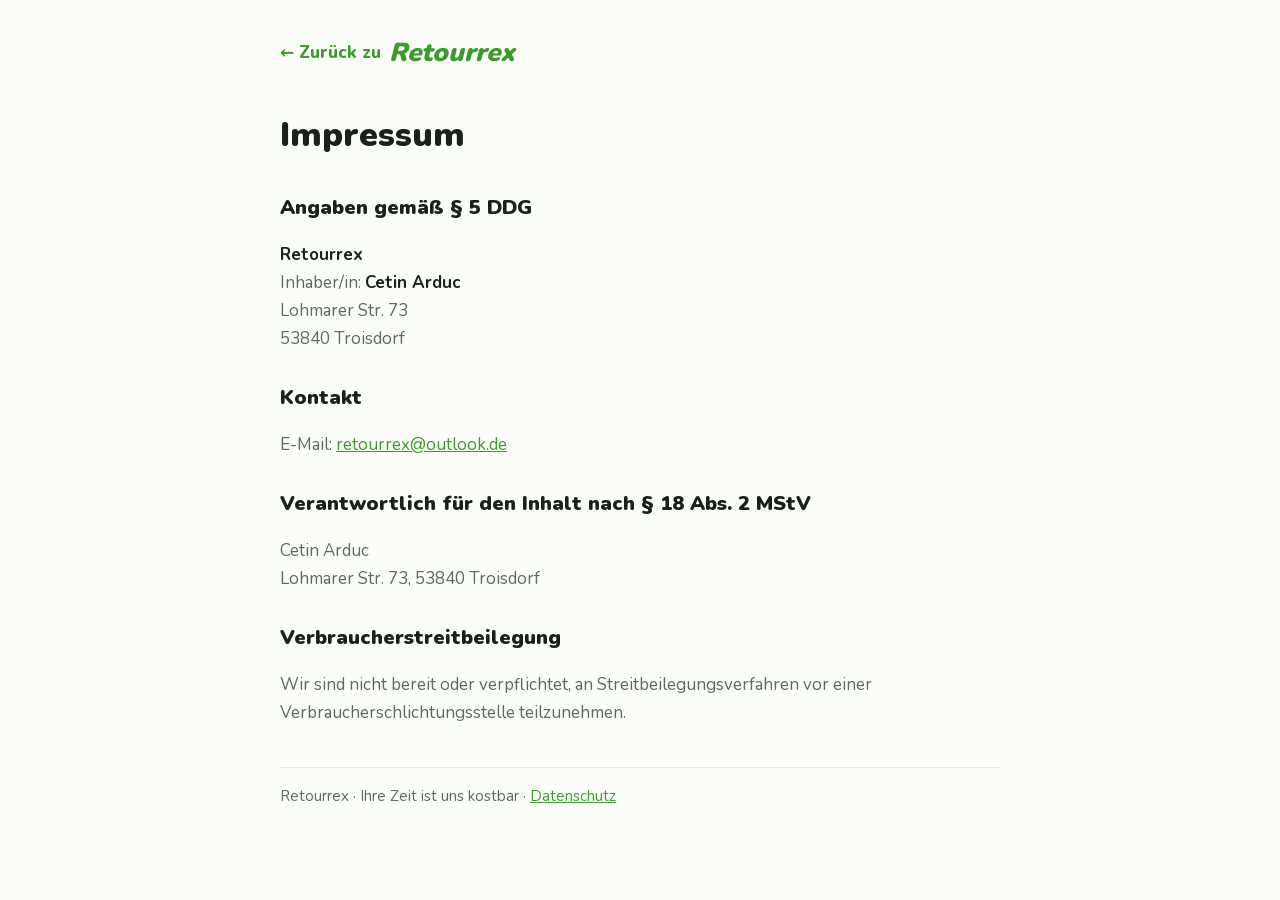
<file: impressum.html>
<!doctype html>
<html lang="de">
<head>
<meta charset="utf-8">
<meta name="viewport" content="width=device-width, initial-scale=1">
<title>Impressum – Retourrex</title>
<link rel="icon" href="logo-mark.svg">
<link rel="stylesheet" href="legal.css">
</head>
<body>
<main>
<a class="back" href="index.html">← Zurück zu <span class="brand">Retour<span>rex</span></span></a>
<h1>Impressum</h1>

<h2>Angaben gemäß § 5 DDG</h2>
<p><b>Retourrex</b><br>
Inhaber/in: <b id="owner">Cetin Arduc</b><br>
Lohmarer Str. 73<br>
53840 Troisdorf</p>

<h2>Kontakt</h2>
<p>E-Mail: <a href="mailto:retourrex@outlook.de">retourrex@outlook.de</a></p>

<h2>Verantwortlich für den Inhalt nach § 18 Abs. 2 MStV</h2>
<p>Cetin Arduc<br>Lohmarer Str. 73, 53840 Troisdorf</p>

<h2>Verbraucherstreitbeilegung</h2>
<p>Wir sind nicht bereit oder verpflichtet, an Streitbeilegungsverfahren vor einer Verbraucherschlichtungsstelle teilzunehmen.</p>

<footer>Retourrex · Ihre Zeit ist uns kostbar · <a href="datenschutz.html">Datenschutz</a></footer>
</main>
</body>
</html>
</file>
<file: legal.css>
@font-face{font-family:Nunito;src:url(fonts/nunito-latin.woff2) format("woff2");font-weight:200 1000;font-display:swap}
:root{--green:#3c9a2e;--ink:#1a201b;--muted:#5f685f;--bg:#fbfdf9;--line:#e3ebdf}
@media (prefers-color-scheme: dark){:root:not([data-theme="light"]){--green:#5cc348;--ink:#eef4ec;--muted:#a9b3a9;--bg:#0d130e;--line:#253227}}
:root[data-theme="dark"]{--green:#5cc348;--ink:#eef4ec;--muted:#a9b3a9;--bg:#0d130e;--line:#253227}
*{box-sizing:border-box}
body{margin:0;font-family:Nunito,system-ui,sans-serif;background:var(--bg);color:var(--ink);line-height:1.65;font-size:17px}
main{max-width:760px;margin:0 auto;padding:32px 20px 64px}
.back{display:inline-flex;align-items:center;gap:8px;font-weight:800;color:var(--green);text-decoration:none;margin-bottom:24px}
.brand{font-weight:900;font-style:italic;font-size:26px}
.brand span{color:var(--green)}
h1{font-size:34px;font-weight:900;margin:8px 0 20px}
h2{font-size:20px;font-weight:900;margin:28px 0 6px}
p,li{color:var(--muted)}
b{color:var(--ink)}
a{color:var(--green)}
footer{border-top:1px solid var(--line);margin-top:40px;padding-top:16px;font-size:15px;color:var(--muted)}
</file>
